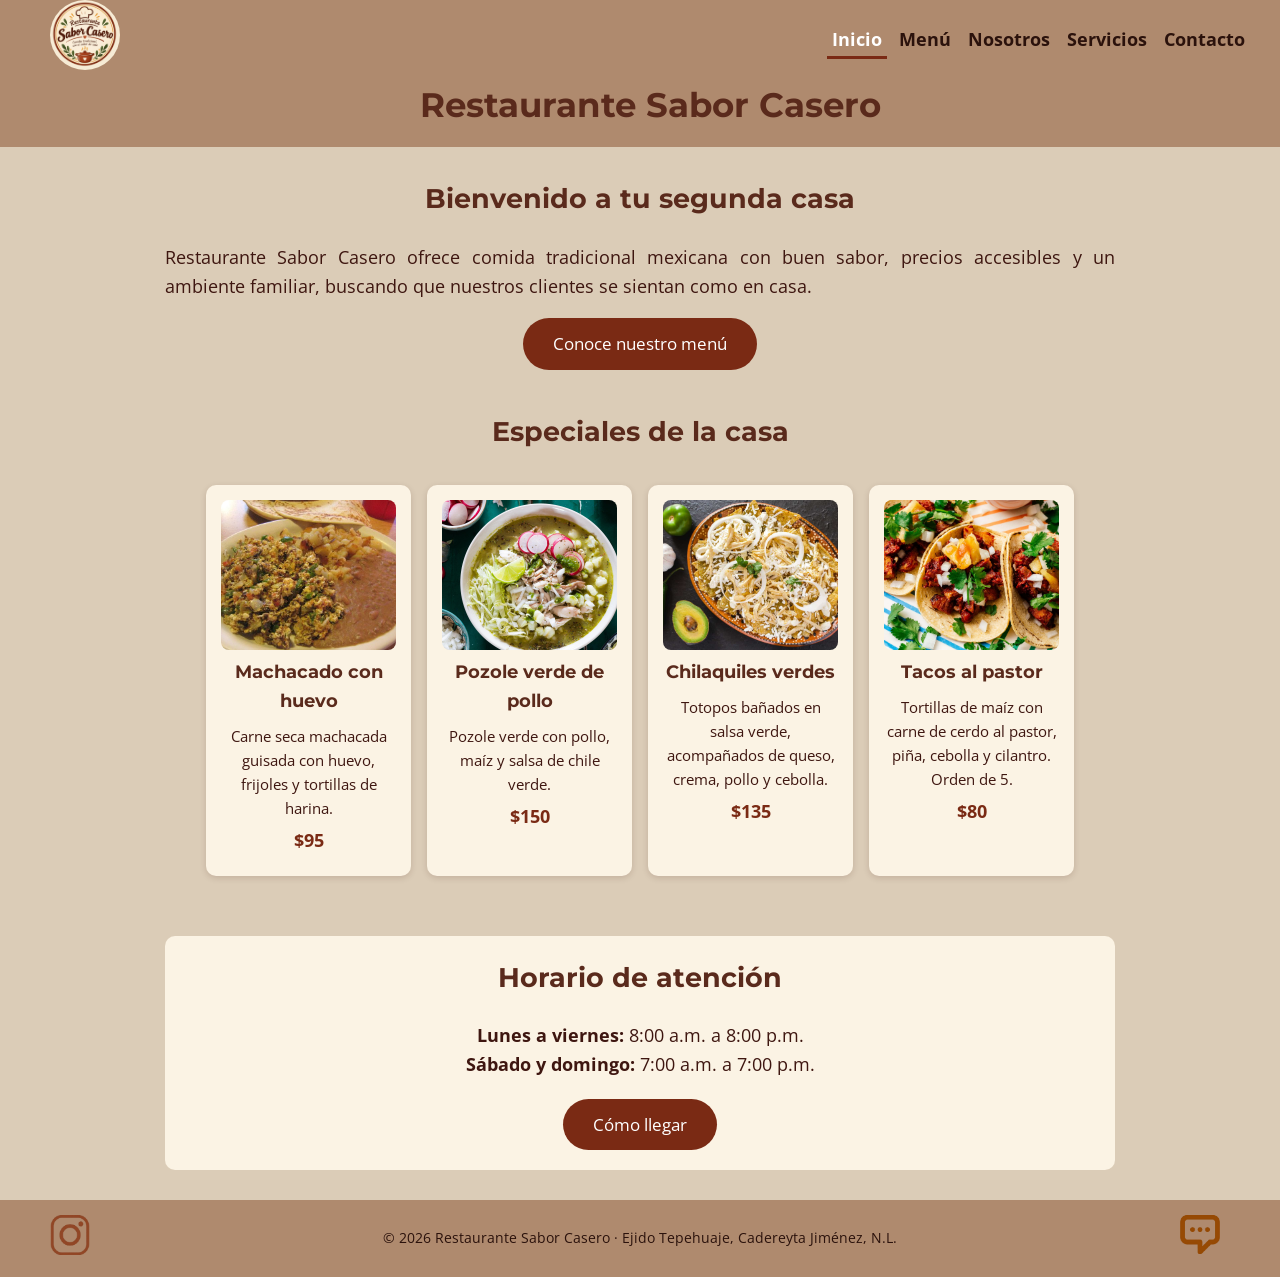
<file: PAGINA SABOR CASERO/index.html>
<!DOCTYPE html>
<html lang="es">
<head>
  <meta charset="UTF-8">
  <!-- Viewport: hace que la página use el ancho real del celular -->
  <meta name="viewport" content="width=device-width, initial-scale=1.0">
  <meta name="description" content="Restaurante Sabor Casero: comida tradicional mexicana con el sabor de casa en Cadereyta Jiménez, N.L.">
  <title>Inicio | Restaurante Sabor Casero</title>
  <!-- Letras de Google Fonts -->
  <link href="https://fonts.googleapis.com/css2?family=Montserrat:wght@500;600&family=Open+Sans:wght@400;600&display=swap" rel="stylesheet">
  <!-- Hoja de estilos externa -->
  <link rel="stylesheet" href="styles.css">
</head>
<body>

  <header>
    <div class="barra">
      <a href="index.html"><img id="logo" src="images/logo.jpeg" alt="Logo de Restaurante Sabor Casero"></a>
      <!-- Botón hamburguesa: en el celular abre y cierra el menú -->
      <button class="hamburguesa" id="boton-menu" aria-label="Abrir menú de navegación" aria-expanded="false" aria-controls="menu-principal">&#9776;</button>
      <nav id="menu-principal" aria-label="Menú principal">
        <ul>
          <li><a href="index.html" class="activo" aria-current="page">Inicio</a></li>
          <li><a href="menu.html">Menú</a></li>
          <li><a href="nosotros.html">Nosotros</a></li>
          <li><a href="servicios.html">Servicios</a></li>
          <li><a href="contacto.html">Contacto</a></li>
        </ul>
      </nav>
    </div>
      <h1>Restaurante Sabor Casero</h1>

  </header>

  <main>
    <section class="inicio">

      <h2>Bienvenido a tu segunda casa</h2>
      <p>
        Restaurante Sabor Casero ofrece comida tradicional mexicana con buen sabor, precios accesibles y un
        ambiente familiar, buscando que nuestros clientes se sientan como en casa.
      </p>
      <a href="menu.html" class="boton-primario">Conoce nuestro menú</a>
    </section>

    <!-- Carrusel de platillos: en el celular se desliza con el dedo -->
    <section class="proyectos-home">
      <h2>Especiales de la casa</h2>
      <div class="carrusel" tabindex="0" aria-label="Carrusel de platillos destacados">
        <article class="platillo proyecto">
<img src="images/machacado con huevo.jpeg" alt="huevo con machacado">          <h3>Machacado con huevo</h3>
          <p>Carne seca machacada guisada con huevo, frijoles y tortillas de harina.</p>
          <p class="precio">$95</p>
        </article>
        <article class="platillo proyecto">
<img src="images/pozole verde.jpg" alt="pozole verde">             <h3>Pozole verde de pollo</h3>
          <p>Pozole verde con pollo, maíz y salsa de chile verde.</p>
          <p class="precio">$150</p>
        </article>
        <article class="platillo proyecto">
<img src="images/chilaquiles.jpg" alt="chilaquiles">            <h3>Chilaquiles verdes</h3>
          <p>Totopos bañados en salsa verde, acompañados de queso, crema, pollo y cebolla.</p>
          <p class="precio">$135</p>
        </article>
        <article class="platillo proyecto">
<img src="images/tacos al pastor.jpg" alt="tacos al pastor">            <h3>Tacos al pastor</h3>
          <p>Tortillas de maíz con carne de cerdo al pastor, piña, cebolla y cilantro. Orden de 5.</p>
          <p class="precio">$80</p>
        </article>
      </div>
      <p class="pista">Desliza para ver más platillos &rarr;</p>
    </section>

    <section class="horario">
      <h2>Horario de atención</h2>
      <ul>
        <li><strong>Lunes a viernes:</strong> 8:00 a.m. a 8:00 p.m.</li>
        <li><strong>Sábado y domingo:</strong> 7:00 a.m. a 7:00 p.m.</li>
      </ul>
      <a href="contacto.html" class="boton-primario">Cómo llegar</a>
    </section>
  </main>

  <footer>
    <div class="redes">
      <a href="https://www.instagram.com/_yamilethhbm?xtok=YmN6cjA3MnYwYmh5&utm_-source=qr" target="_blank" rel="noopener"><img src="images/insta.png" alt="Instagram de Sabor Casero"></a>
    </div>
    <p class="derechos">&copy; 2026 Restaurante Sabor Casero &middot; Ejido Tepehuaje, Cadereyta Jiménez, N.L.</p>
    <a href="contacto.html"><img src="images/comentario.png" alt="Escríbenos un mensaje"></a>
  </footer>

  <script>
    // Abre y cierra el menú hamburguesa en el celular
    var boton = document.getElementById("boton-menu");
    var menu = document.getElementById("menu-principal");
    boton.addEventListener("click", function () {
      var abierto = menu.classList.toggle("abierto");
      boton.setAttribute("aria-expanded", abierto);
    });
  </script>
</body>
</html>
</file>
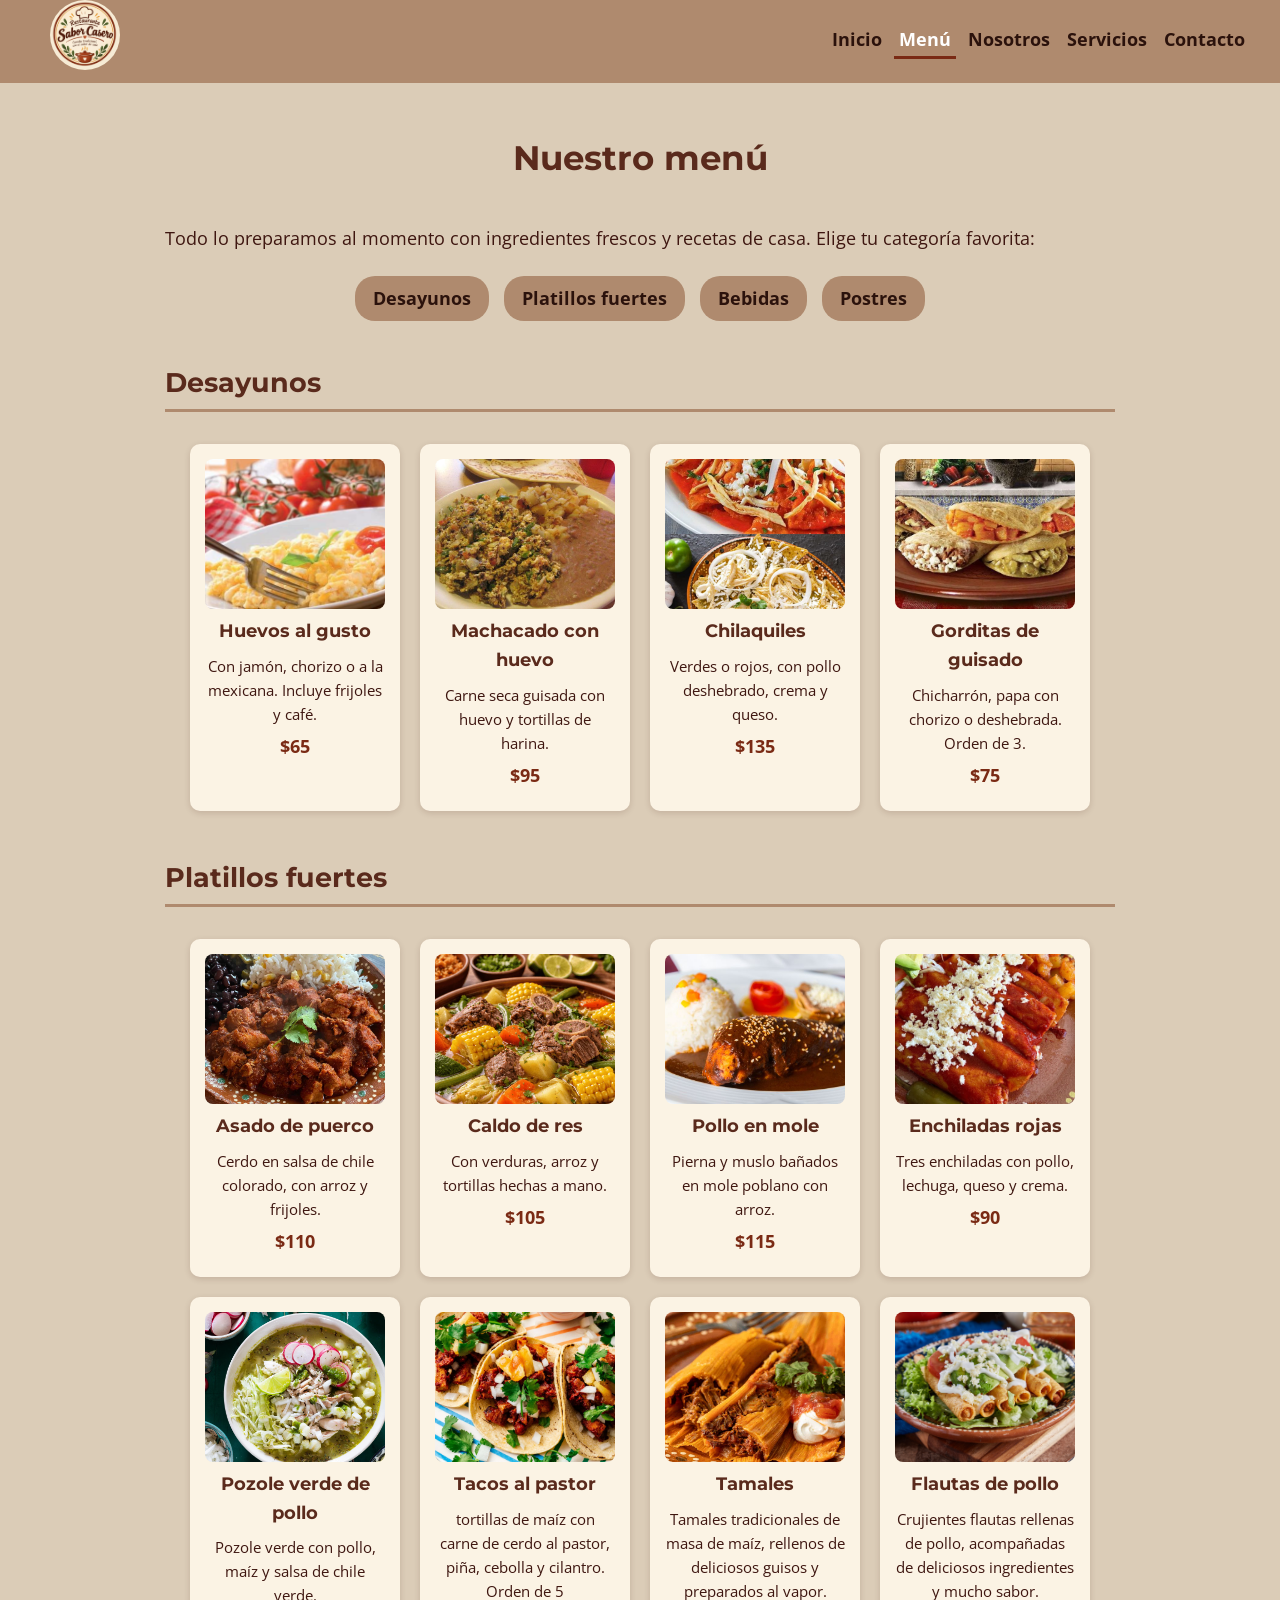
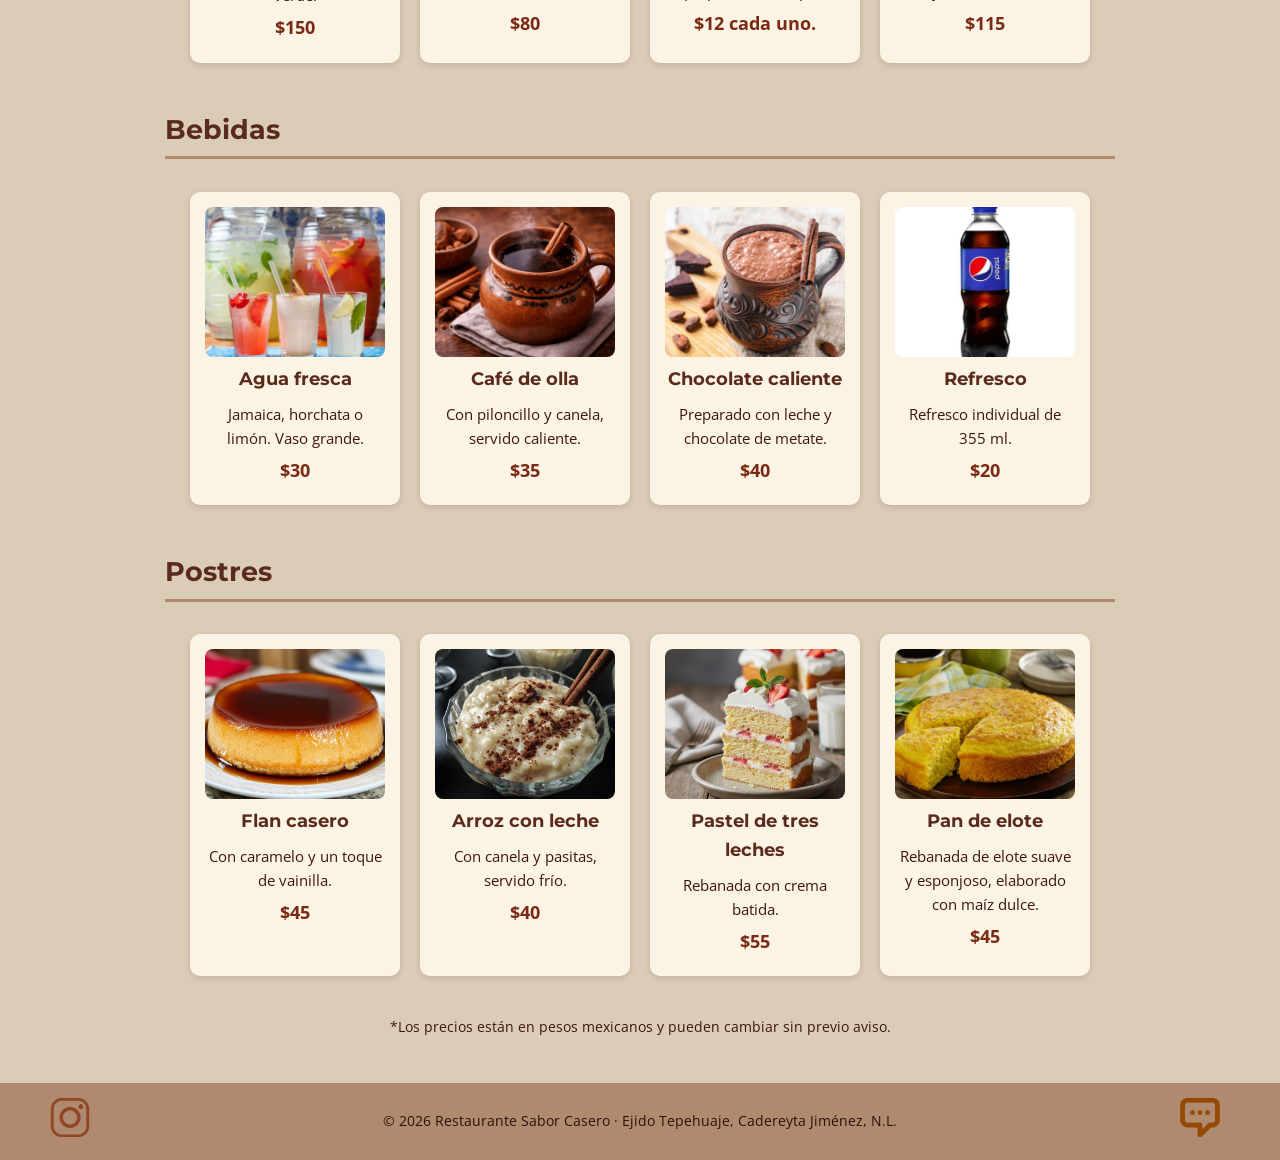
<file: PAGINA SABOR CASERO/menu.html>
<!DOCTYPE html>
<html lang="es">
<head>
  <meta charset="UTF-8">
  <!-- Viewport: hace que la página use el ancho real del celular -->
  <meta name="viewport" content="width=device-width, initial-scale=1.0">
  <meta name="description" content="Restaurante Sabor Casero: comida tradicional mexicana con el sabor de casa en Cadereyta Jiménez, N.L.">
  <title>Menú | Restaurante Sabor Casero</title>
  <!-- Letras de Google Fonts -->
  <link href="https://fonts.googleapis.com/css2?family=Montserrat:wght@500;600&family=Open+Sans:wght@400;600&display=swap" rel="stylesheet">
  <!-- Hoja de estilos externa -->
  <link rel="stylesheet" href="styles.css">
</head>
<body>

  <header>
    <div class="barra">
      <a href="index.html"><img id="logo" src="images/logo.jpeg" alt="Logo de Restaurante Sabor Casero"></a>
      
      <!-- Botón hamburguesa: en el celular abre y cierra el menú -->
      <button class="hamburguesa" id="boton-menu" aria-label="Abrir menú de navegación" aria-expanded="false" aria-controls="menu-principal">&#9776;</button>
      <nav id="menu-principal" aria-label="Menú principal">
        <ul>
          <li><a href="index.html">Inicio</a></li>
          <li><a href="menu.html" class="activo" aria-current="page">Menú</a></li>
          <li><a href="nosotros.html">Nosotros</a></li>
          <li><a href="servicios.html">Servicios</a></li>
          <li><a href="contacto.html">Contacto</a></li>
        </ul>
      </nav>
    </div>
  </header>

  <main>
    <p class="intro-menu">
          <h1>Nuestro menú</h1> <br>

      Todo lo preparamos al momento con ingredientes frescos y recetas de casa.
      Elige tu categoría favorita:
    </p>
    <ul class="indice-menu">
      
      <li><a href="#desayunos">Desayunos</a></li>
      <li><a href="#fuertes">Platillos fuertes</a></li>
      <li><a href="#bebidas">Bebidas</a></li>
      <li><a href="#postres">Postres</a></li>
    </ul>

    <section class="categoria" id="desayunos">
      <h2>Desayunos</h2>
      <div class="rejilla">
        <article class="platillo">
          
          <img src="images/huevos.jpg" alt="huevos al gusto"> <h3>Huevos al gusto</h3>
          <p>Con jamón, chorizo o a la mexicana. Incluye frijoles y café.</p>
          <p class="precio">$65</p>
        </article>
        <article class="platillo">
<img src="images/machacado con huevo.jpeg" alt="machacado con huevo">                    <h3>Machacado con huevo</h3>
          <p>Carne seca guisada con huevo y tortillas de harina.</p>
          <p class="precio">$95</p>
        </article>
        <article class="platillo">
<img src="images/chilaquiles rv.jpeg"  alt="chilaquiles"> <h3>Chilaquiles</h3>
          <p>Verdes o rojos, con pollo deshebrado, crema y queso.</p>
          <p class="precio">$135</p>
        </article>
        <article class="platillo">
          <img src="images/gorditas.jpg" alt="gorditas">
          <h3>Gorditas de guisado</h3>
          <p>Chicharrón, papa con chorizo o deshebrada. Orden de 3.</p>
          <p class="precio">$75</p>
        </article>
      </div>
      <p class="pista">Desliza para ver más &rarr;</p>
    </section>

    <section class="categoria" id="fuertes">
      <h2>Platillos fuertes</h2>
      <div class="rejilla">
        <article class="platillo">
<img src="images/asado de puerco.jpg" alt="asado de puerco">      <h3>Asado de puerco</h3>
          <p>Cerdo en salsa de chile colorado, con arroz y frijoles.</p>
          <p class="precio">$110</p>
        </article>
        <article class="platillo">
         <img src="images/caldo de res.png" alt="caldo de res">
          <h3>Caldo de res</h3>
          <p>Con verduras, arroz y tortillas hechas a mano.</p>
          <p class="precio">$105</p>
        </article>
        <article class="platillo">
         <img src="images/pollo en mole.jpg" alt="pollo en mole">
          <h3>Pollo en mole</h3>
          <p>Pierna y muslo bañados en mole poblano con arroz.</p>
          <p class="precio">$115</p>
        </article>
        <article class="platillo">
          <img src="images/enchiladas rojas.jpg" alt="enchiladas rojas">
          <h3>Enchiladas rojas</h3>
          <p>Tres enchiladas con pollo, lechuga, queso y crema.</p>
          <p class="precio">$90</p>
        </article>

        <article class="platillo">
         <img src="images/pozole verde.jpg" alt="pozole verde">
          <h3>Pozole verde de pollo </h3>
          <p>Pozole verde con pollo, maíz y salsa de chile verde.</p>
          <p class="precio">$150</p>
        </article>

        <article class="platillo">
         <img src="images/tacos al pastor.jpg" alt="tacos al pastor">
          <h3>Tacos al pastor</h3>
          <p>tortillas de maíz con carne de cerdo al pastor, piña, cebolla y cilantro. Orden de 5</p>
          <p class="precio">$80</p>
        </article>

        <article class="platillo">
         <img src="images/tamales.jpg" alt="tamales">
          <h3>Tamales</h3>
          <p>Tamales tradicionales de masa de maíz, rellenos de deliciosos guisos y preparados al vapor.</p>
          <p class="precio">$12 cada uno.</p>
        </article>

        <article class="platillo">
         <img src="images/flautas.jpg" alt="flautas">
          <h3>Flautas de pollo</h3>
          <p>Crujientes flautas rellenas de pollo, acompañadas de deliciosos ingredientes y mucho sabor.</p>
          <p class="precio">$115</p>
        </article>

        
      </div>
      <p class="pista">Desliza para ver más &rarr;</p>
    </section>

    <section class="categoria" id="bebidas">
      <h2>Bebidas</h2>
      <div class="rejilla">
        <article class="platillo">
          <img src="images/aguas.jpg" alt="aguas">
          <h3>Agua fresca</h3>
          <p>Jamaica, horchata o limón. Vaso grande.</p>
          <p class="precio">$30</p>
        </article>
        <article class="platillo">
          <img src="images/cafe de olla.png" alt="cafe d olla">
          <h3>Café de olla</h3>
          <p>Con piloncillo y canela, servido caliente.</p>
          <p class="precio">$35</p>
        </article>
        <article class="platillo">
        <img src="images/chocolate.jpg" alt="chocolate">
          <h3>Chocolate caliente</h3>
          <p>Preparado con leche y chocolate de metate.</p>
          <p class="precio">$40</p>
        </article>
        <article class="platillo">
         <img src="images/REFRESCO.png" alt="refresco">
          <h3>Refresco</h3>
          <p>Refresco individual de 355 ml.</p>
          <p class="precio">$20</p>
        </article>
      </div>
      <p class="pista">Desliza para ver más &rarr;</p>
    </section>

    <section class="categoria" id="postres">
      <h2>Postres</h2>
      <div class="rejilla">
        <article class="platillo">
           <img src="images/flan.jpg" alt="flan">
          <h3>Flan casero</h3>
          <p>Con caramelo y un toque de vainilla.</p>
          <p class="precio">$45</p>
        </article>
        <article class="platillo">
           <img src="images/arroz con leche.jpg" alt="arroz con leche">
          <h3>Arroz con leche</h3>
          <p>Con canela y pasitas, servido frío.</p>
          <p class="precio">$40</p>
        </article>
        <article class="platillo">
           <img src="images/pastel de tres .png" alt="pastel de tres leches">

          <h3>Pastel de tres leches</h3>
          <p>Rebanada con crema batida.</p>
          <p class="precio">$55</p>
        </article>
        <article class="platillo">
           <img src="images/pan_de_elote.jpg" alt="pan de elote">
          <h3>Pan de elote</h3>
          <p>Rebanada de elote suave y esponjoso, elaborado con maíz dulce.</p>
          <p class="precio">$45</p>
        </article>
      </div>
      <p class="pista">Desliza para ver más &rarr;</p>
    </section>


    


    <p class="nota-precios">*Los precios están en pesos mexicanos y pueden cambiar sin previo aviso.</p>
  </main>

  <footer>
    <div class="redes">
      <a href="https://www.instagram.com/_yamilethhbm?xtok=YmN6cjA3MnYwYmh5&utm_-source=qr" target="_blank" rel="noopener"><img src="images/insta.png" alt="Instagram de Sabor Casero"></a>
    </div>
    <p class="derechos">&copy; 2026 Restaurante Sabor Casero &middot; Ejido Tepehuaje, Cadereyta Jiménez, N.L.</p>
    <a href="contacto.html"><img src="images/comentario.png" alt="Escríbenos un mensaje"></a>
  </footer>

  <script>
    // Abre y cierra el menú hamburguesa en el celular
    var boton = document.getElementById("boton-menu");
    var menu = document.getElementById("menu-principal");
    boton.addEventListener("click", function () {
      var abierto = menu.classList.toggle("abierto");
      boton.setAttribute("aria-expanded", abierto);
    });
  </script>
</body>
</html>
</file>
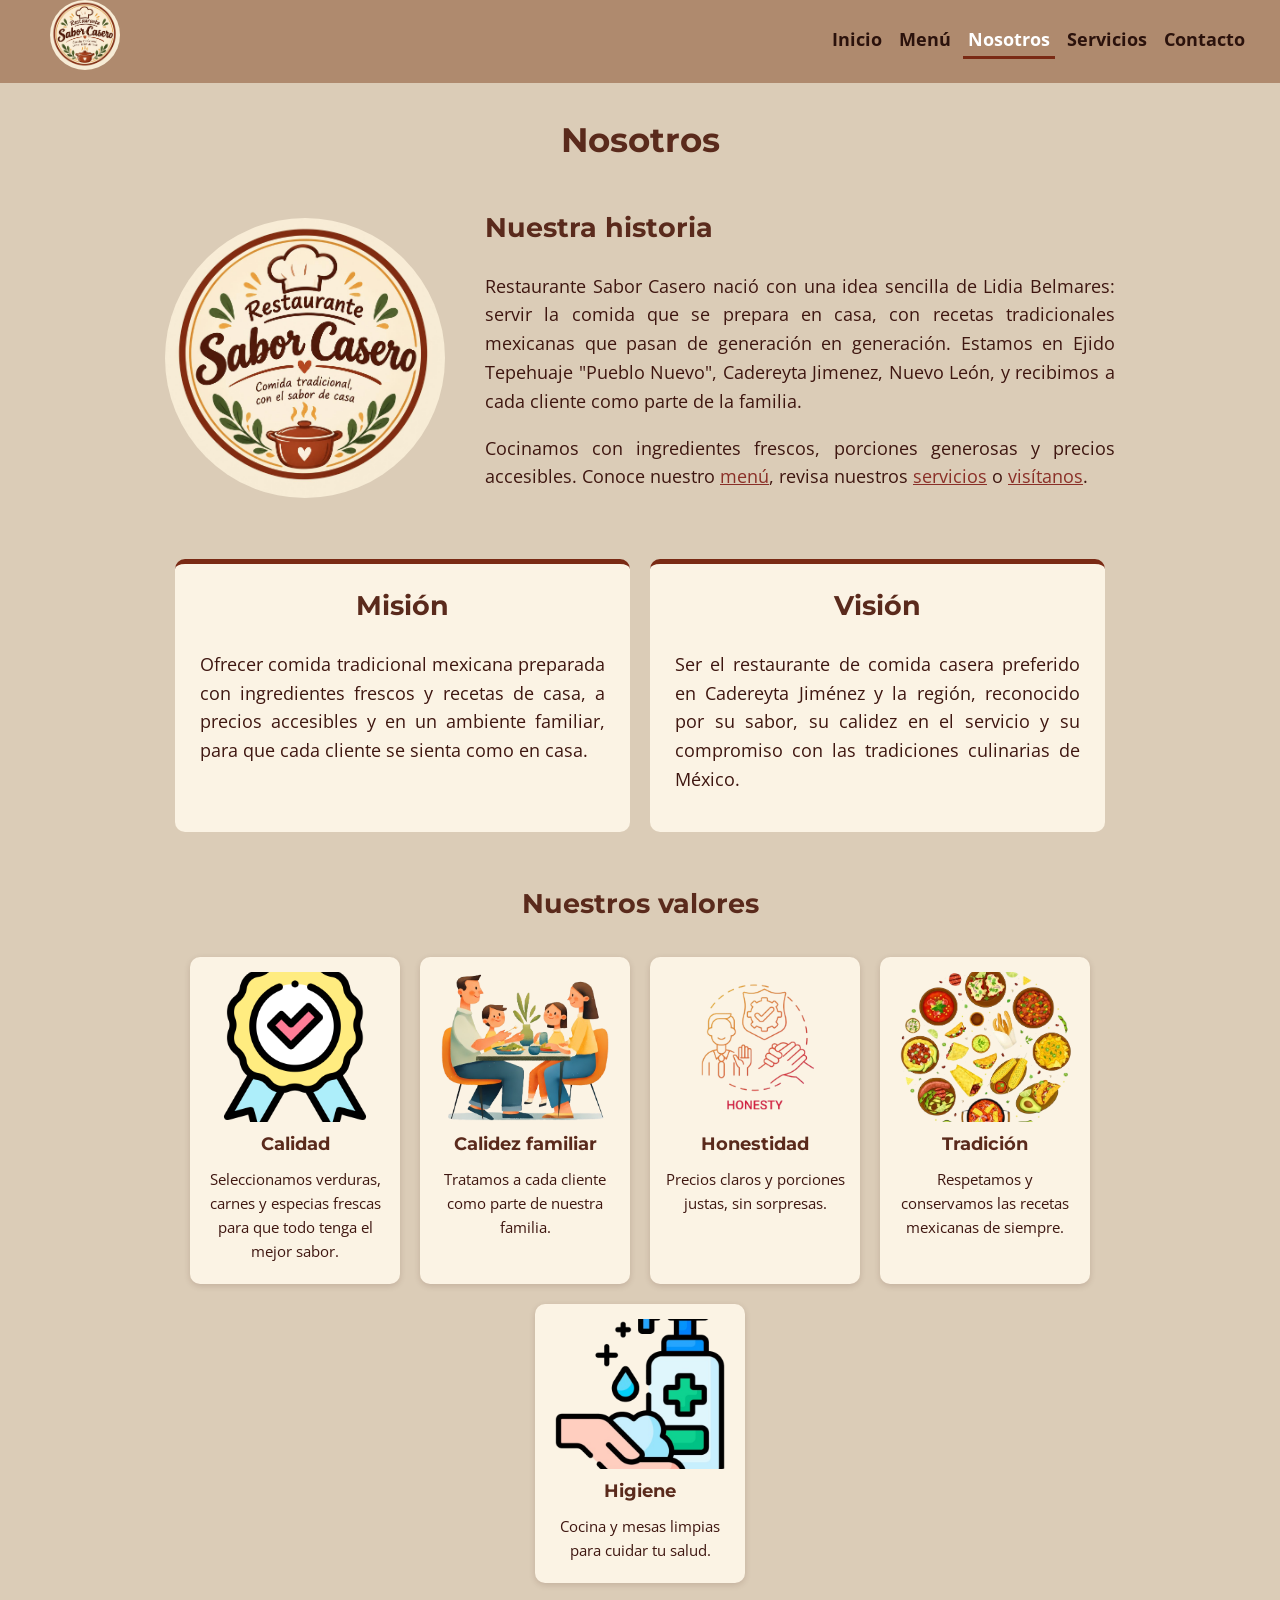
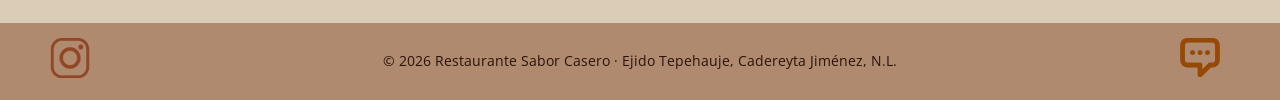
<file: PAGINA SABOR CASERO/nosotros.html>
<!DOCTYPE html>
<html lang="es">
<head>
  <meta charset="UTF-8">
  <!-- Viewport: hace que la página use el ancho real del celular -->
  <meta name="viewport" content="width=device-width, initial-scale=1.0">
  <meta name="description" content="Restaurante Sabor Casero: comida tradicional mexicana con el sabor de casa en Cadereyta Jiménez, N.L.">
  <title>Nosotros | Restaurante Sabor Casero</title>
  <!-- Letras de Google Fonts -->
  <link href="https://fonts.googleapis.com/css2?family=Montserrat:wght@500;600&family=Open+Sans:wght@400;600&display=swap" rel="stylesheet">
  <!-- Hoja de estilos externa -->
  <link rel="stylesheet" href="styles.css">
</head>
<body>

  <header>
    <div class="barra">
      <a href="index.html"><img id="logo" src="images/logo.jpeg" alt="Logo de Restaurante Sabor Casero"></a>
      <!-- Botón hamburguesa: en el celular abre y cierra el menú -->
      <button class="hamburguesa" id="boton-menu" aria-label="Abrir menú de navegación" aria-expanded="false" aria-controls="menu-principal">&#9776;</button>
      <nav id="menu-principal" aria-label="Menú principal">
        <ul>
          <li><a href="index.html">Inicio</a></li>
          <li><a href="menu.html">Menú</a></li>
          <li><a href="nosotros.html" class="activo" aria-current="page">Nosotros</a></li>
          <li><a href="servicios.html">Servicios</a></li>
          <li><a href="contacto.html">Contacto</a></li>
        </ul>
      </nav>
    </div>
  </header>

  <main>
            <h1>Nosotros</h1> <br>

    <section class="sobre-mi">
      <img src="images/logo.jpeg" alt="Logo de Restaurante Sabor Casero con una olla de barro y un gorro de chef">
      <div>
        <h2>Nuestra historia</h2>
        <p>
          Restaurante Sabor Casero nació con una idea sencilla de Lidia Belmares: servir la comida que se prepara en casa,
          con recetas tradicionales mexicanas que pasan de generación en generación.
          Estamos en Ejido Tepehuaje "Pueblo Nuevo",
           Cadereyta Jimenez, Nuevo León, y recibimos a cada cliente como parte de la familia.
        </p>
        <p>
          Cocinamos con ingredientes frescos, porciones generosas y precios accesibles.
          Conoce nuestro <a href="menu.html">menú</a>, revisa nuestros
          <a href="servicios.html">servicios</a> o <a href="contacto.html">visítanos</a>.
        </p>
      </div>
    </section>

    <section class="mision-vision">
      <article class="bloque">
        <h2>Misión</h2>
        <p>Ofrecer comida tradicional mexicana preparada con ingredientes frescos y recetas de casa, a precios accesibles y en un ambiente familiar, para que cada cliente se sienta como en casa.</p>
      </article>
      <article class="bloque">
        <h2>Visión</h2>
        <p>Ser el restaurante de comida casera preferido en Cadereyta Jiménez y la región, reconocido por su sabor, su calidez en el servicio y su compromiso con las tradiciones culinarias de México.</p>
      </article>
    </section>

    <section class="valores">
      <h2>Nuestros valores</h2>
      <div class="rejilla">
        <article class="platillo">
           <img src="images/CALIDAD.png" alt="CALIDAD">
          <h3>Calidad</h3>
          <p>Seleccionamos verduras, carnes y especias frescas para que todo tenga el mejor sabor.</p>
        </article>
        <article class="platillo">
           <img src="images/familiar.png" alt="calidez">
          <h3>Calidez familiar</h3>
          <p>Tratamos a cada cliente como parte de nuestra familia.</p>
        </article>
        <article class="platillo">
           <img src="images/honestidad.png" alt="honeztidad">
          <h3>Honestidad</h3>
          <p>Precios claros y porciones justas, sin sorpresas.</p>
        </article>
        <article class="platillo">
           <img src="images/comida.png" alt="mx">
          <h3>Tradición</h3>
          <p>Respetamos y conservamos las recetas mexicanas de siempre.</p>
        </article>
        <article class="platillo">
           <img src="images/higiene.png" alt="Higiene">
          <h3>Higiene</h3>
          <p>Cocina y mesas limpias para cuidar tu salud.</p>
        </article>
      </div>
    </section>
  </main>

  <footer>
    <div class="redes">
      <a href="https://www.instagram.com/_yamilethhbm?xtok=YmN6cjA3MnYwYmh5&utm_-source=qr" target="_blank" rel="noopener"><img src="images/insta.png" alt="Instagram de Sabor Casero"></a>
    </div>
    <p class="derechos">&copy; 2026 Restaurante Sabor Casero &middot; Ejido Tepehauje, Cadereyta Jiménez, N.L.</p>
    <a href="contacto.html"><img src="images/comentario.png" alt="Escríbenos un mensaje"></a>
  </footer>

  <script>
    // Abre y cierra el menú hamburguesa en el celular
    var boton = document.getElementById("boton-menu");
    var menu = document.getElementById("menu-principal");
    boton.addEventListener("click", function () {
      var abierto = menu.classList.toggle("abierto");
      boton.setAttribute("aria-expanded", abierto);
    });
  </script>
</body>
</html>
</file>
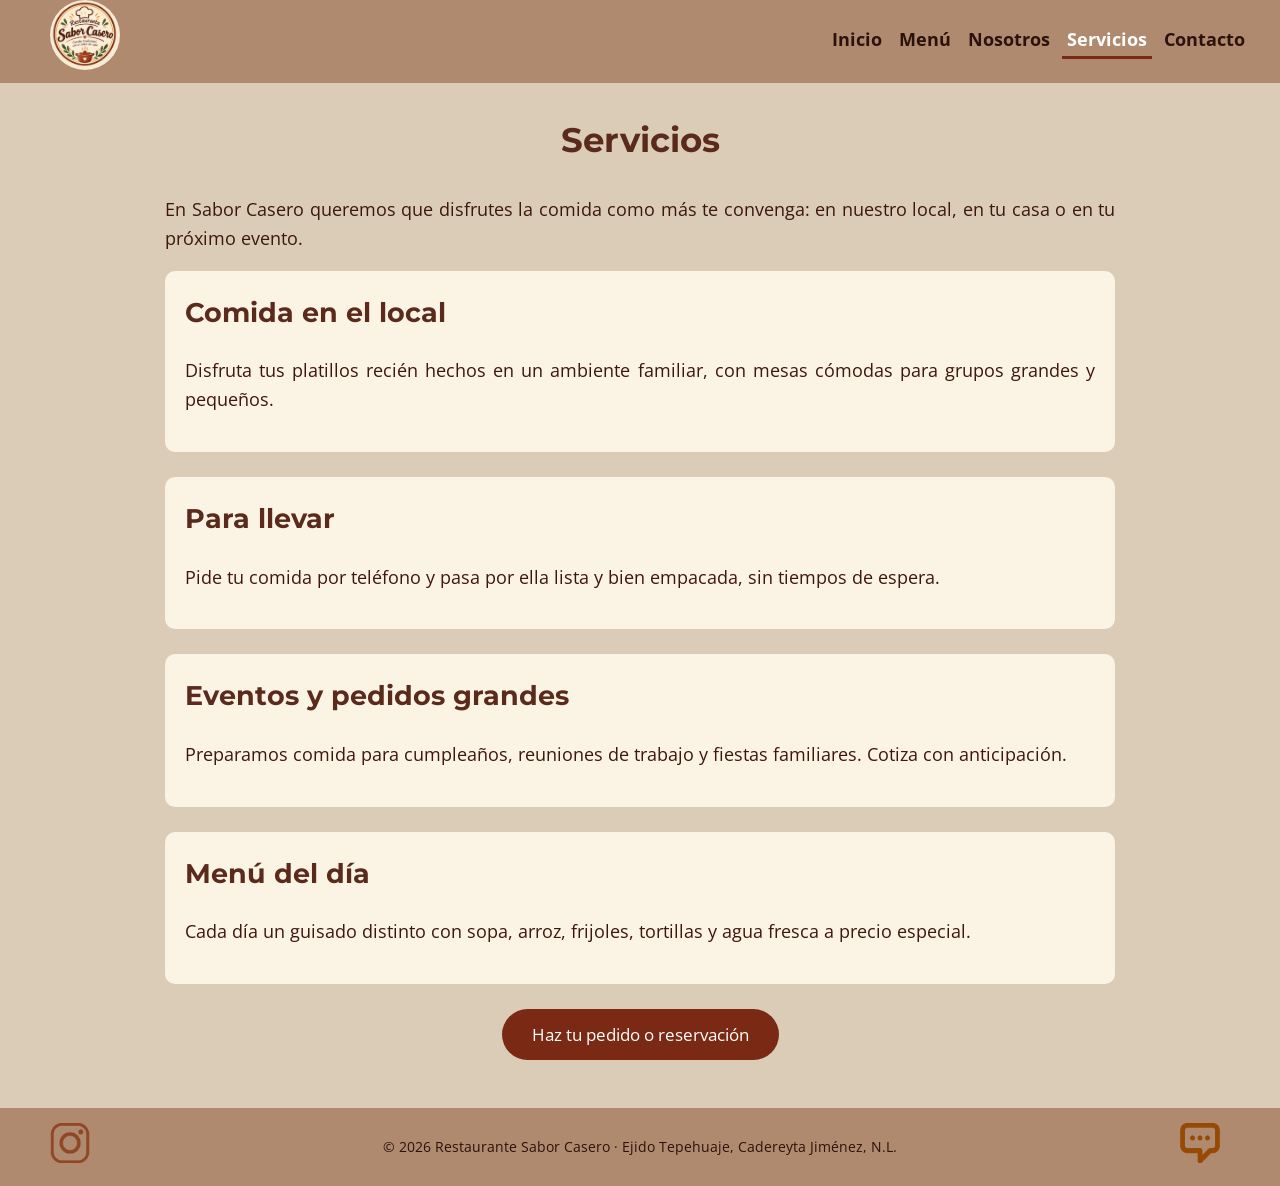
<file: PAGINA SABOR CASERO/servicios.html>
<!DOCTYPE html>
<html lang="es">
<head>
  <meta charset="UTF-8">
  <!-- Viewport: hace que la página use el ancho real del celular -->
  <meta name="viewport" content="width=device-width, initial-scale=1.0">
  <meta name="description" content="Restaurante Sabor Casero: comida tradicional mexicana con el sabor de casa en Cadereyta Jiménez, N.L.">
  <title>Servicios | Restaurante Sabor Casero</title>
  <!-- Letras de Google Fonts -->
  <link href="https://fonts.googleapis.com/css2?family=Montserrat:wght@500;600&family=Open+Sans:wght@400;600&display=swap" rel="stylesheet">
  <!-- Hoja de estilos externa -->
  <link rel="stylesheet" href="styles.css">
</head>
<body>

  <header>
    <div class="barra">
      <a href="index.html"><img id="logo" src="images/logo.jpeg" alt="Logo de Restaurante Sabor Casero"></a>
      <!-- Botón hamburguesa: en el celular abre y cierra el menú -->
      <button class="hamburguesa" id="boton-menu" aria-label="Abrir menú de navegación" aria-expanded="false" aria-controls="menu-principal">&#9776;</button>
      <nav id="menu-principal" aria-label="Menú principal">
        <ul>
          <li><a href="index.html">Inicio</a></li>
          <li><a href="menu.html">Menú</a></li>
          <li><a href="nosotros.html">Nosotros</a></li>
          <li><a href="servicios.html" class="activo" aria-current="page">Servicios</a></li>
          <li><a href="contacto.html">Contacto</a></li>
        </ul>
      </nav>
    </div>
  </header>

  <main>
        <h1>Servicios</h1>

    <p>
      En Sabor Casero queremos que disfrutes la comida como más te convenga:
      en nuestro local, en tu casa o en tu próximo evento.
    </p>

    <article class="servicio">
      <div>
        <h2>Comida en el local</h2>

        <p>Disfruta tus platillos recién hechos en un ambiente familiar, con mesas cómodas para grupos grandes y pequeños.</p>
      </div>
    </article>

    <article class="servicio ">
      <div>
        <h2>Para llevar</h2>
        <p>Pide tu comida por teléfono y pasa por ella lista y bien empacada, sin tiempos de espera.</p>
      </div>
    </article>

    <article class="servicio">
      <div>
        <h2>Eventos y pedidos grandes</h2>
        <p>Preparamos comida para cumpleaños, reuniones de trabajo y fiestas familiares. Cotiza con anticipación.</p>
      </div>
    </article>

    <article class="servicio ">
      <div>
        <h2>Menú del día</h2>
        <p>Cada día un guisado distinto con sopa, arroz, frijoles, tortillas y agua fresca a precio especial.</p>
      </div>
    </article>

    <p class="centrado"><a href="contacto.html" class="boton-primario">Haz tu pedido o reservación</a></p>
  </main>

  <footer>
    <div class="redes">
      <a href="https://www.instagram.com/_yamilethhbm?xtok=YmN6cjA3MnYwYmh5&utm_-source=qr" target="_blank" rel="noopener"><img src="images/insta.png" alt="Instagram de Sabor Casero"></a>
    </div>
    <p class="derechos">&copy; 2026 Restaurante Sabor Casero &middot; Ejido Tepehuaje, Cadereyta Jiménez, N.L.</p>
    <a href="contacto.html"><img src="images/comentario.png" alt="Escríbenos un mensaje"></a>
  </footer>

  <script>
    // Abre y cierra el menú hamburguesa en el celular
    var boton = document.getElementById("boton-menu");
    var menu = document.getElementById("menu-principal");
    boton.addEventListener("click", function () {
      var abierto = menu.classList.toggle("abierto");
      boton.setAttribute("aria-expanded", abierto);
    });
  </script>
</body>
</html>
</file>
<file: PAGINA SABOR CASERO/styles.css>
/* 
   RESTAURANTE SABOR CASERO - Hoja de estilos externa
    */

/* Selectores de tipo (etiquetas) */
body {
  margin: 0;
  font-family: "Open Sans", Arial, sans-serif;
  font-size: 18px;
  line-height: 1.6;
  color: #3e1610;
  background-color: #dbccb7;
  min-height: 100vh;
  display: flex;
  flex-direction: column;
}
h1, h2, h3 { font-family: "Montserrat", Arial, sans-serif; color: #5a2a1c; }
h1 { text-align: center; font-size: 34px; margin: 0; padding: 0 0 10px 0; }
h2 { margin-top: 0; }
a { color: #8a2f27; }
img { max-width: 100%; }
p { text-align: justify; hyphens: auto; }

/*  Encabezado y navegación  */
header { background-color: #af8a6e; padding: 0 30px 5px 50px; }
.barra { display: flex; justify-content: space-between; align-items: center; }
#logo { width: 70px; height: 70px; border-radius: 50%; }
nav ul { list-style: none; margin: 0; padding: 0; }
nav li { display: inline; margin-left: 2px; }
nav a {
  text-decoration: none;
  color: #2b120c;
  font-weight: bold;
  padding: 5px;
  border-bottom: 3px solid transparent;
}
nav a:hover, nav a.activo { color: #ffffff; border-bottom-color: #7a2a14; }

/*  Contenido principal (modelo de caja)  */
main {
  flex: 1;
  width: 100%;
  box-sizing: border-box;
  max-width: 1030px;
  margin: 0 auto;
  padding: 30px 40px;
}

/* - Botones  */
.boton-primario {
  display: inline-block;
  background-color: #7a2a14;
  color: #ffffff;
  text-decoration: none;
  font-size: 17px;
  padding: 12px 30px;
  border: none;
  border-radius: 30px;
  cursor: pointer;
}
.boton-primario:hover, .boton-primario:focus {
  background-color: #b5532a;
  box-shadow: 0 4px 10px rgba(0, 0, 0, 0.3);
}
a:focus-visible, button:focus-visible, input:focus-visible, textarea:focus-visible, .carrusel:focus-visible {
  outline: 3px solid #e8a33a;
  outline-offset: 2px;
}

/*  Inicio  */
.inicio { text-align: center; margin-top: 0px; }
.centrado { text-align: center; }

/* Carrusel: las tarjetas van en fila y se deslizan de lado */
.proyectos-home { text-align: center; margin-top: 40px; }
.carrusel {
  display: flex;
  justify-content: center;
  overflow-x: auto;
  scroll-snap-type: x mandatory;
  padding-bottom: 10px;
}
.carrusel .platillo { flex: 0 0 205px; width: auto; margin: 10px 8px; scroll-snap-align: center; }
.pista { display: none; text-align: center; font-size: 14px; }

.horario {
  background-color: #fbf3e4;
  padding: 20px 25px;
  margin-top: 40px;
  border-radius: 10px;
  text-align: center;
}
.horario ul { list-style: none; padding: 0; margin: 0 0 20px 0; }

/*Tarjetas de platillos  */
.rejilla { display: flex; flex-wrap: wrap; justify-content: center; }
.platillo {
  width: 210px;
  box-sizing: border-box;
  text-align: center;
  background-color: #fbf3e4;
  padding: 15px;
  margin: 10px;
  border-radius: 10px;
  font-size: 15px;
  box-shadow: 0 2px 6px rgba(62, 22, 16, 0.15);
}
.platillo h3 { margin: 8px 0; font-size: 18px; }
.platillo p { text-align: center; margin: 6px 0; }
.icono-platillo { display: block; font-size: 56px; line-height: 1.2; }
.precio { font-weight: bold; font-size: 18px; color: #7a2a14; }

/*  Menú */
.intro-menu { text-align: center; }
.indice-menu { list-style: none; padding: 0; margin: 0 0 20px 0; text-align: center; }
.indice-menu li { display: inline-block; margin: 5px; }
.indice-menu a {
  display: inline-block;
  background-color: #af8a6e;
  color: #2b120c;
  text-decoration: none;
  font-weight: bold;
  padding: 8px 18px;
  border-radius: 20px;
}
.indice-menu a:hover { background-color: #7a2a14; color: #ffffff; }
.categoria { margin-top: 35px; scroll-margin-top: 10px; }
.categoria h2 { border-bottom: 3px solid #af8a6e; padding-bottom: 5px; }
.nota-precios { font-size: 14px; text-align: center; margin-top: 30px; }

/*  Nosotros  */
.sobre-mi { display: flex; align-items: center; }
.sobre-mi img { width: 280px; height: 280px; object-fit: cover; border-radius: 50%; margin-right: 40px; flex-shrink: 0; }
.valores { margin-top: 40px; text-align: center; }

/*  Servicios  */
.servicio {
  display: flex;
  align-items: center;
  background-color: #fbf3e4;
  padding: 20px;
  margin-bottom: 25px;
  border-radius: 10px;
}
.icono-servicio { font-size: 70px; margin: 0 30px; flex-shrink: 0; }
.invertido { flex-direction: row-reverse; }

/*  Contacto  */
.contacto { display: flex; }
.datos, form { flex: 1; margin: 10px 20px; }
.datos ul { list-style: none; padding: 0; }
.datos li img { width: 22px; vertical-align: middle; margin-right: 10px; }
.datos iframe { width: 100%; height: 250px; border: 0; border-radius: 10px; }
.como-llegar img { width: 22px; vertical-align: middle; margin-right: 8px; }
form { background-color: #fbf3e4; padding: 20px; border-radius: 10px; }
.campo { display: flex; align-items: flex-start; margin-bottom: 15px; }
.campo img { width: 35px; margin: 5px 10px 0 0; }
input, textarea {
  width: 100%;
  box-sizing: border-box;
  padding: 10px;
  font-size: 16px;
  font-family: inherit;
  border: 2px solid #b5532a;
  border-radius: 6px;
}

/*Pie de página  */
footer {
  background-color: #af8a6e;
  padding: 15px 50px;
  display: flex;
  justify-content: space-between;
  align-items: center;
}
footer img { width: 40px; margin-right: 10px; border-radius: 6px; }
.derechos { font-size: 14px; margin: 0; text-align: center; color: #2b120c; }

/* Botón hamburguesa: oculto en escritorio; solo aparece en celular */
.hamburguesa { display: none; background: none; border: none; font-size: 34px; color: #2b120c; cursor: pointer; }


/* 
   CELULAR EN VERTICAL (portrait)
    */
@media (max-width: 600px) {
  body { font-size: 16px; }

  header { padding: 8px 20px 8px 20px; }
  .barra { flex-wrap: wrap; }
  #logo { width: 45px; height: 45px; }
  h1 { font-size: 22px; margin: 0; padding: 0 0 8px 0; }
  .hamburguesa { display: block; }

  /* Menú escondido; al tocar la hamburguesa se agrega la clase "abierto" */
  nav { display: none; width: 100%; }
  nav.abierto { display: block; }
  nav li { display: block; margin: 0; }
  nav a { display: block; padding: 12px 5px; }

  main { padding: 20px; min-height: 0; }

  /* Inicio */
  .inicio { margin-top: 10px; }
  .carrusel { justify-content: flex-start; }
  .carrusel .platillo { flex: 0 0 75%; }
  .pista { display: block; }

  /* Menú */
  .platillo { width: 100%; margin: 8px 0; }
  .indice-menu a { padding: 8px 14px; }

  /* Nosotros: logo arriba y texto abajo */
  .sobre-mi { flex-direction: column; text-align: center; }
  .sobre-mi img { width: 220px; height: 220px; margin: 0 0 20px 0; }

  /* Misión y visión: una debajo de otra */
  .mision-vision { flex-direction: column; }
  .bloque { margin: 8px 0; }

  /* Servicios: icono arriba y texto abajo (también los "invertidos") */
  .servicio, .invertido { flex-direction: column; text-align: center; }
  .icono-servicio { margin: 0 0 10px 0; }

  /* Contacto: formulario arriba y mapa abajo */
  .contacto { flex-direction: column-reverse; }
  .datos, form { margin: 10px 0; }
  .datos iframe { height: 220px; }

  /* Pie de página en columna */
  footer { padding: 12px 20px; flex-direction: column; gap: 8px; }
}


/* 
   CELULAR EN HORIZONTAL (landscape)
    */
@media (orientation: landscape) and (max-height: 500px) {
  body { font-size: 16px; }

  header { padding: 5px 25px 5px 25px; }
  #logo { width: 40px; height: 40px; }
  h1 { font-size: 20px; margin: 0; padding: 0 0 5px 0; }
  nav li { margin-left: 18px; }

  main { padding: 15px 25px; min-height: 0; }

  .inicio { margin-top: 10px; }
  .carrusel .platillo { flex: 0 0 200px; }
  .platillo { width: 180px; }
  .icono-platillo { font-size: 40px; }
  .sobre-mi img { width: 160px; height: 160px; margin-right: 25px; }
  .servicio { padding: 10px; margin-bottom: 15px; }
  .icono-servicio { font-size: 48px; margin: 0 15px; }
  .datos iframe { height: 170px; }

  footer { padding: 8px 25px; }
  footer img { width: 30px; }
}

/*  Misión y visión  */
.mision-vision { display: flex; margin-top: 40px; }
.bloque {
  flex: 1;
  background-color: #fbf3e4;
  padding: 20px 25px;
  margin: 10px;
  border-radius: 10px;
  border-top: 5px solid #7a2a14;
}
.bloque h2 { text-align: center; }


/* Fotos de los platillos  */
.platillo img {
  display: block;
  width: 100%;
  height: 150px;
  object-fit: cover;      /* recorta la foto sin deformarla */
  border-radius: 8px;
  margin: 0 auto 8px auto;
}

/*  Carrusel del menú (solo celular)  */
@media (max-width: 600px) {
  .categoria .rejilla {
    flex-wrap: nowrap;                /* tarjetas en una sola fila */
    justify-content: flex-start;
    overflow-x: auto;                 /* se desliza de lado */
    scroll-snap-type: x mandatory;    /* se detiene en cada tarjeta */
    padding-bottom: 10px;
  }
  .categoria .platillo {
    flex: 0 0 75%;
    width: auto;
    margin: 8px 6px;
    scroll-snap-align: center;
  }
}

/* Carrusel del menú en celular horizontal */
@media (orientation: landscape) and (max-height: 500px) {
  .categoria .rejilla {
    flex-wrap: nowrap;
    justify-content: flex-start;
    overflow-x: auto;
    scroll-snap-type: x mandatory;
    padding-bottom: 10px;
  }
  .categoria .platillo { flex: 0 0 200px; width: auto; scroll-snap-align: center; }
  .platillo img { height: 100px; }
  .pista { display: block; }
}


/* 
   CELULAR VERTICAL: pie más pequeño y carruseles
   de Misión/Visión y Valores
   */
@media (max-width: 600px) {

  /* Iconos del pie de página más pequeños */
  footer img { width: 26px; margin-right: 6px; }

  /* Misión y Visión en carrusel */
  .mision-vision {
    flex-direction: row;
    overflow-x: auto;
    scroll-snap-type: x mandatory;
    padding-bottom: 10px;
  }
  .bloque {
    flex: 0 0 85%;
    box-sizing: border-box;
    margin: 8px 6px;
    scroll-snap-align: center;
  }
  .bloque p { text-align: left; }

  /* Valores en carrusel */
  .valores .rejilla {
    flex-wrap: nowrap;
    justify-content: flex-start;
    overflow-x: auto;
    scroll-snap-type: x mandatory;
    padding-bottom: 10px;
  }
  .valores .platillo {
    flex: 0 0 70%;
    width: auto;
    margin: 8px 6px;
    scroll-snap-align: center;
  }
  .valores .platillo img { height: 90px; object-fit: contain; }
}
</file>
